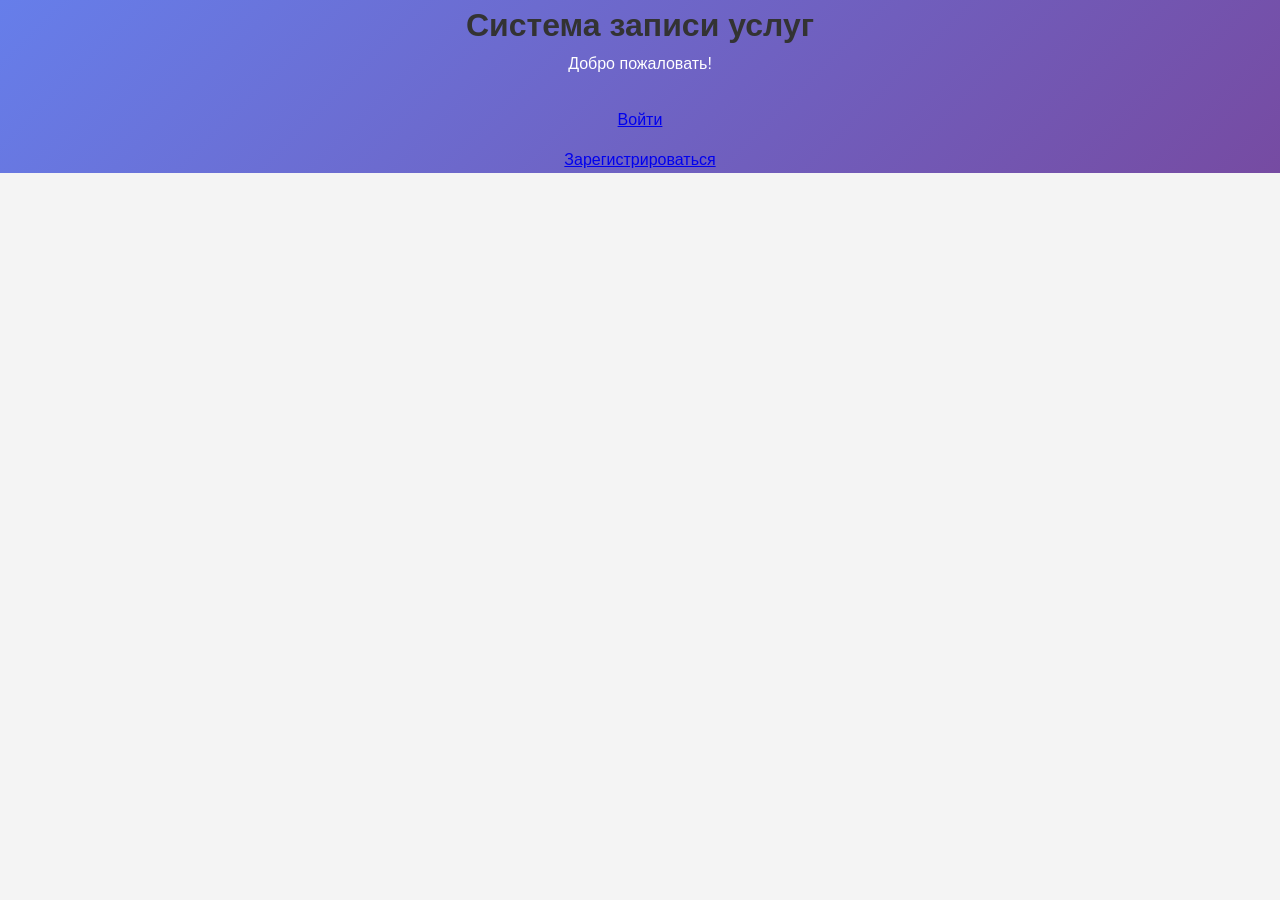
<file: frontend/index.html>
<!DOCTYPE html>
<html lang="ru">
<head>
    <meta charset="UTF-8">
    <meta name="viewport" content="width=device-width, initial-scale=1.0">
    <title>Система записи услуг</title>
    <link rel="stylesheet" href="css/style.css">
</head>
<body>
    <div class="auth-container" style="background: linear-gradient(135deg, #667eea 0%, #764ba2 100%);">
        <div class="auth-card" style="text-align: center;">
            <h1>Система записи услуг</h1>
            <p style="color: white; margin-bottom: 30px;">Добро пожаловать!</p>
            
            <div style="display: flex; flex-direction: column; gap: 15px;">
                <a href="login.html" class="btn btn-primary">Войти</a>
                <a href="register.html" class="btn btn-secondary">Зарегистрироваться</a>
            </div>
        </div>
    </div>
    
    <script>
        // Проверка: если уже залогинен - редирект на dashboard
        const token = localStorage.getItem('access_token');
        if (token) {
            window.location.href = 'dashboard.html';
        }
    </script>
</body>
</html>
</file>
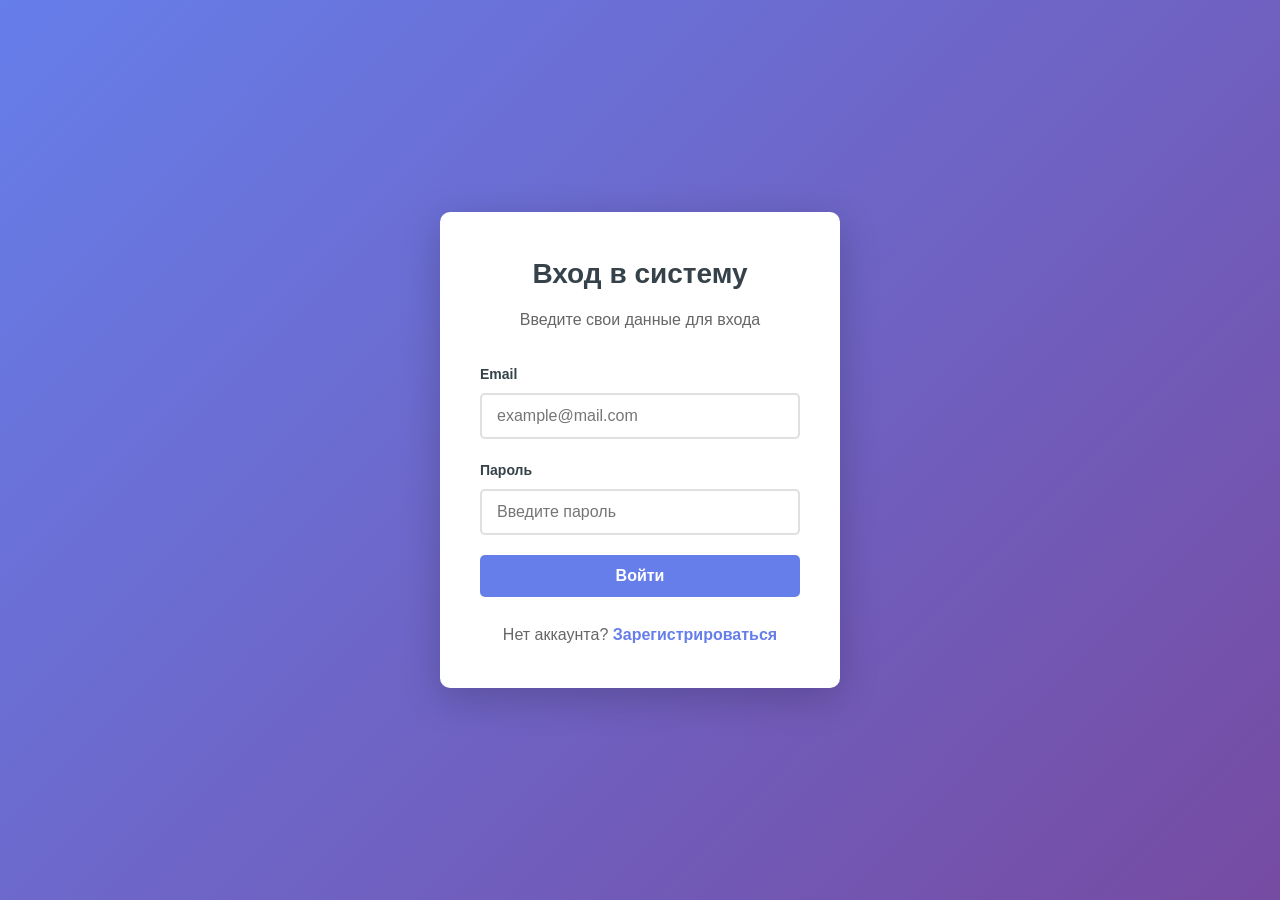
<file: frontend/dashboard.html>
<!DOCTYPE html>
<html lang="ru">
<head>
    <meta charset="UTF-8">
    <meta name="viewport" content="width=device-width, initial-scale=1.0">
    <title>Личный кабинет</title>
    <link rel="stylesheet" href="css/style.css">
    <link rel="stylesheet" href="css/dashboard.css">
</head>
<body>
    <header class="dashboard-header">
        <div class="container">
            <h1>Личный кабинет</h1>
            <div class="user-info">
                <span id="userName">Загрузка...</span>
                <span id="userRole" class="user-role"></span>
                <button id="logoutBtn" class="btn btn-secondary">Выйти</button>
            </div>
        </div>
    </header>

    <main class="container">
        <!-- Секция уведомлений -->
        <section class="dashboard-section">
            <h2>Уведомления</h2>
            <div id="notificationsList" class="notifications-list">
                <p class="loading">Загрузка уведомлений...</p>
            </div>
            <button id="deleteAllBtn" class="btn btn-secondary" style="display: none; background: #e74c3c; color: white;">
                Удалить все уведомления
            </button>
        </section>

        <!-- Секция моих записей -->
        <section class="dashboard-section">
            <h2>Мои записи</h2>
            <div id="appointmentsList" class="appointments-list">
                <p class="loading">Загрузка записей...</p>
            </div>
        </section>

        <!-- Секция доступных услуг (только для обычных пользователей) -->
        <section class="dashboard-section" id="servicesSection">
            <h2>Доступные услуги</h2>
            <div id="servicesList" class="services-list">
                <p class="loading">Загрузка услуг...</p>
            </div>
        </section>

        <!-- Админ панель (только для админов) -->
        <section class="dashboard-section admin-panel" id="adminSection" style="display: none;">
            <h2>Панель администратора</h2>
            <div class="admin-actions">
                <button class="btn btn-primary" onclick="showCreateServiceForm()">
                    Создать услугу
                </button>
            </div>
            <div id="adminServicesList" class="admin-services-list">
                <p class="loading">Загрузка услуг...</p>
            </div>
        </section>
    </main>

    <!-- Модальное окно создания услуги -->
    <div id="createServiceModal" class="modal" style="display: none;">
        <div class="modal-content">
            <span class="modal-close">&times;</span>
            <h2>Создать услугу</h2>
            <form id="createServiceForm">
                <div class="form-group">
                    <label for="serviceName">Название услуги</label>
                    <input type="text" id="serviceName" required>
                </div>
                <div class="form-group">
                    <label for="serviceDuration">Длительность (минуты)</label>
                    <input type="number" id="serviceDuration" min="1" required>
                </div>
                <div class="form-group">
                    <label for="serviceStartTime">Время начала</label>
                    <input type="datetime-local" id="serviceStartTime" required>
                </div>
                <button type="submit" class="btn btn-primary btn-full">Создать</button>
            </form>
        </div>
    </div>

    <!-- Модальное окно изменения времени услуги -->
    <div id="changeTimeModal" class="modal" style="display: none;">
        <div class="modal-content">
            <span class="modal-close">&times;</span>
            <h2>Изменить время услуги</h2>
            <form id="changeTimeForm">
                <input type="hidden" id="changeServiceId">
                <div class="form-group">
                    <label for="newServiceStartTime">Новое время начала</label>
                    <input type="datetime-local" id="newServiceStartTime" required>
                </div>
                <button type="submit" class="btn btn-primary btn-full">Сохранить</button>
            </form>
        </div>
    </div>

    <footer>
        <p>&copy; 2026 Система записи услуг</p>
    </footer>

    <script src="js/dashboard.js"></script>
</body>
</html>
</file>
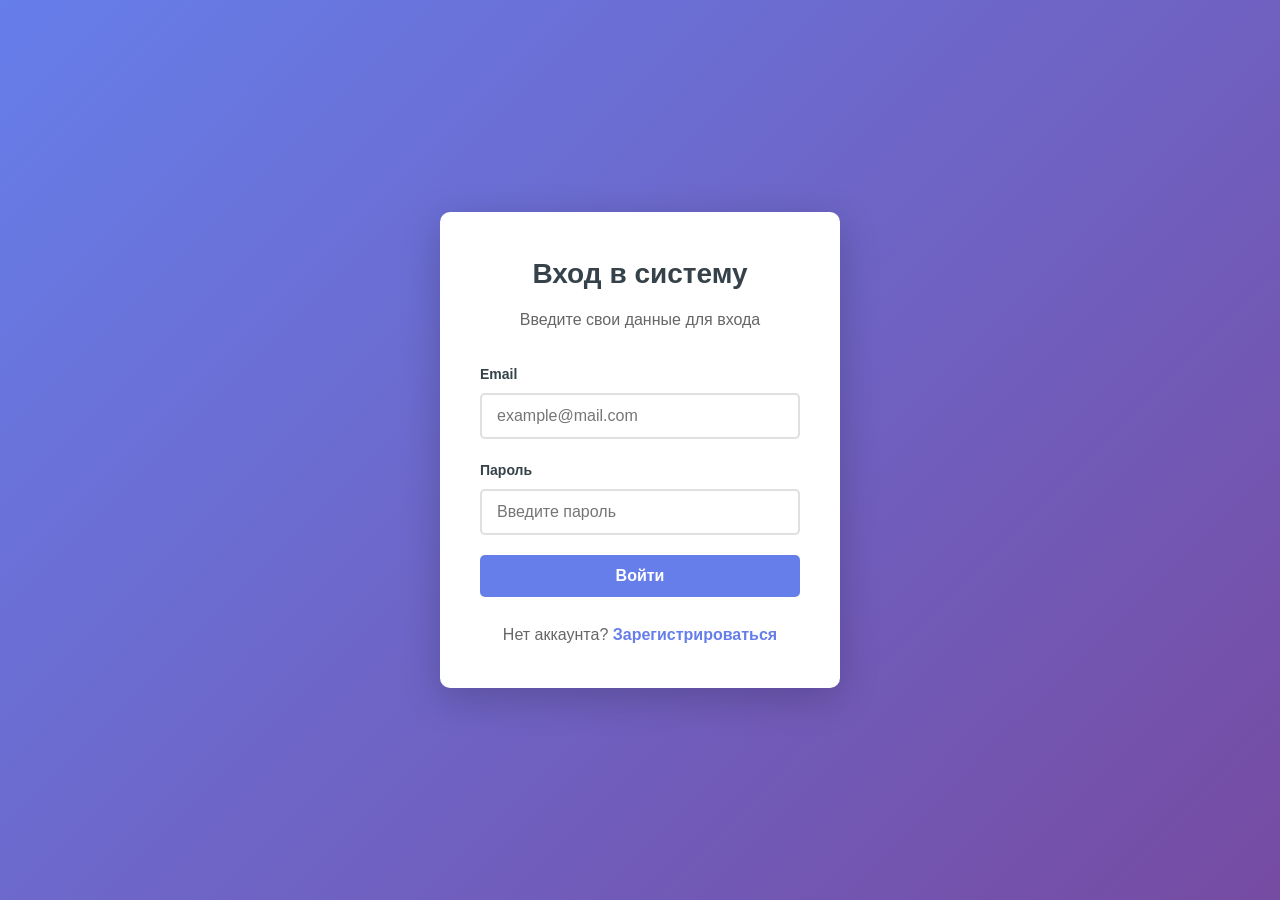
<file: frontend/login.html>
<!DOCTYPE html>
<html lang="ru">
<head>
    <meta charset="UTF-8">
    <meta name="viewport" content="width=device-width, initial-scale=1.0">
    <title>Вход в систему</title>
    <link rel="stylesheet" href="css/style.css">
    <link rel="stylesheet" href="css/auth.css">
</head>
<body>
    <div class="auth-container">
        <div class="auth-card">
            <h1>Вход в систему</h1>
            <p class="auth-subtitle">Введите свои данные для входа</p>
            
            <form id="loginForm" class="auth-form">
                <div class="form-group">
                    <label for="email">Email</label>
                    <input 
                        type="email" 
                        id="email" 
                        name="email" 
                        placeholder="example@mail.com"
                        required
                    >
                </div>
                
                <div class="form-group">
                    <label for="password">Пароль</label>
                    <input 
                        type="password" 
                        id="password" 
                        name="password" 
                        placeholder="Введите пароль"
                        required
                    >
                </div>
                
                <button type="submit" class="btn btn-primary btn-full">
                    Войти
                </button>
            </form>
            
            <div id="errorMessage" class="error-message" style="display: none;"></div>
            
            <p class="auth-footer">
                Нет аккаунта? <a href="register.html">Зарегистрироваться</a>
            </p>
        </div>
    </div>
    
    <script src="js/auth.js"></script>
</body>
</html>
</file>
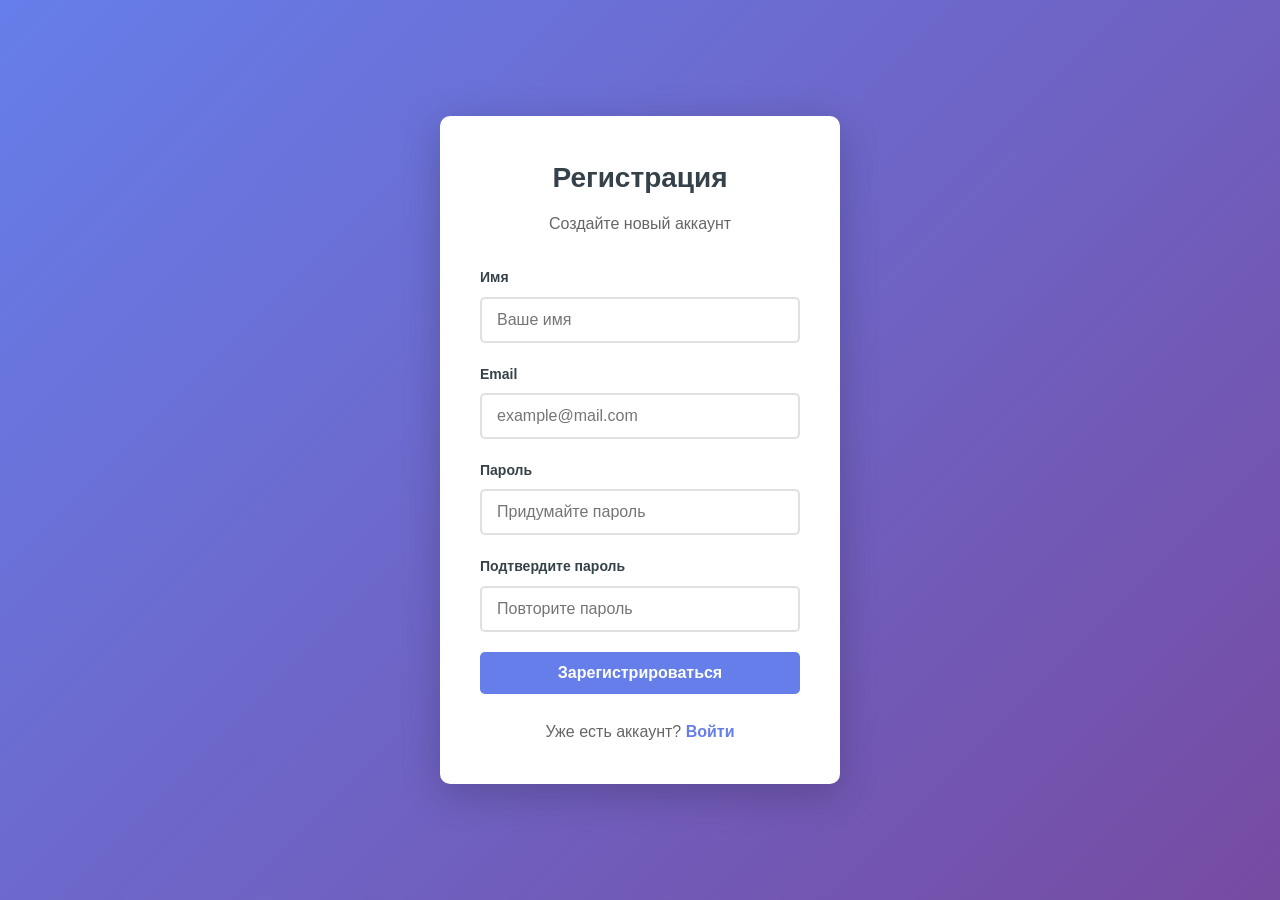
<file: frontend/register.html>
<!DOCTYPE html>
<html lang="ru">
<head>
    <meta charset="UTF-8">
    <meta name="viewport" content="width=device-width, initial-scale=1.0">
    <title>Регистрация</title>
    <link rel="stylesheet" href="css/style.css">
    <link rel="stylesheet" href="css/auth.css">
</head>
<body>
    <div class="auth-container">
        <div class="auth-card">
            <h1>Регистрация</h1>
            <p class="auth-subtitle">Создайте новый аккаунт</p>
            
            <form id="registerForm" class="auth-form">
                <div class="form-group">
                    <label for="name">Имя</label>
                    <input 
                        type="text" 
                        id="name" 
                        name="name" 
                        placeholder="Ваше имя"
                        required
                    >
                </div>
                
                <div class="form-group">
                    <label for="email">Email</label>
                    <input 
                        type="email" 
                        id="email" 
                        name="email" 
                        placeholder="example@mail.com"
                        required
                    >
                </div>
                
                <div class="form-group">
                    <label for="password">Пароль</label>
                    <input 
                        type="password" 
                        id="password" 
                        name="password" 
                        placeholder="Придумайте пароль"
                        minlength="6"
                        required
                    >
                </div>
                
                <div class="form-group">
                    <label for="confirmPassword">Подтвердите пароль</label>
                    <input 
                        type="password" 
                        id="confirmPassword" 
                        name="confirmPassword" 
                        placeholder="Повторите пароль"
                        minlength="6"
                        required
                    >
                </div>
                
                <button type="submit" class="btn btn-primary btn-full">
                    Зарегистрироваться
                </button>
            </form>
            
            <div id="errorMessage" class="error-message" style="display: none;"></div>
            
            <p class="auth-footer">
                Уже есть аккаунт? <a href="login.html">Войти</a>
            </p>
        </div>
    </div>
    
    <script src="js/auth.js"></script>
</body>
</html>
</file>
<file: frontend/css/style.css>
/* Базовые стили */
* {
    margin: 0;
    padding: 0;
    box-sizing: border-box;
}

body {
    font-family: Arial, sans-serif;
    line-height: 1.6;
    color: #333;
    background-color: #f4f4f4;
}

/* Header */
header {
    background: #35424a;
    color: #ffffff;
    padding: 20px 0;
    text-align: center;
}

header h1 {
    margin-bottom: 10px;
}

nav a {
    color: #ffffff;
    text-decoration: none;
    margin: 0 15px;
    padding: 5px 10px;
}

nav a:hover {
    background: #222;
    border-radius: 5px;
}

/* Main content */
main {
    max-width: 1200px;
    margin: 20px auto;
    padding: 0 20px;
}

section {
    background: #ffffff;
    padding: 20px;
    margin-bottom: 20px;
    border-radius: 5px;
    box-shadow: 0 2px 5px rgba(0,0,0,0.1);
}

section h2 {
    margin-bottom: 15px;
    color: #35424a;
    border-bottom: 2px solid #35424a;
    padding-bottom: 10px;
}

/* Footer */
footer {
    text-align: center;
    padding: 20px;
    background: #35424a;
    color: #ffffff;
    margin-top: 20px;
}

/* Utility classes */
.loading {
    color: #666;
    font-style: italic;
}

.error {
    color: #d32f2f;
}

.success {
    color: #388e3c;
}
</file>
<file: frontend/css/dashboard.css>
/* Dashboard styles */
.dashboard-header {
    background: #35424a;
    color: #ffffff;
    padding: 20px 0;
    box-shadow: 0 2px 10px rgba(0, 0, 0, 0.1);
}

.dashboard-header .container {
    display: flex;
    justify-content: space-between;
    align-items: center;
    flex-wrap: wrap;
    gap: 15px;
}

.dashboard-header h1 {
    margin: 0;
    font-size: 24px;
}

.user-info {
    display: flex;
    align-items: center;
    gap: 15px;
}

.user-role {
    background: #667eea;
    padding: 5px 12px;
    border-radius: 20px;
    font-size: 12px;
    text-transform: uppercase;
    font-weight: 600;
}

.user-role.admin {
    background: #e74c3c;
}

.container {
    max-width: 1200px;
    margin: 0 auto;
    padding: 0 20px;
}

.dashboard-section {
    background: #ffffff;
    padding: 25px;
    margin: 20px 0;
    border-radius: 10px;
    box-shadow: 0 2px 10px rgba(0, 0, 0, 0.1);
}

.dashboard-section h2 {
    color: #35424a;
    margin-bottom: 20px;
    padding-bottom: 10px;
    border-bottom: 2px solid #e0e0e0;
}

/* Notifications list */
.notifications-list {
    display: flex;
    flex-direction: column;
    gap: 10px;
}

.notification-item {
    padding: 15px;
    border-radius: 5px;
    border-left: 4px solid #667eea;
    background: #f8f9fa;
    display: flex;
    justify-content: space-between;
    align-items: center;
    gap: 15px;
}

.notification-item.unread {
    background: #e8f4fd;
    border-left-color: #2196f3;
}

.notification-item .notification-content {
    flex: 1;
}

.notification-item .message {
    color: #35424a;
    margin-bottom: 5px;
}

.notification-item .time {
    color: #999;
    font-size: 12px;
}

.notification-item .btn-delete {
    background: #e74c3c;
    color: white;
    border: none;
    border-radius: 50%;
    width: 30px;
    height: 30px;
    cursor: pointer;
    display: flex;
    align-items: center;
    justify-content: center;
    font-size: 16px;
    flex-shrink: 0;
    transition: background 0.3s;
}

.notification-item .btn-delete:hover {
    background: #c0392b;
}

/* Appointments list */
.appointments-list {
    display: grid;
    grid-template-columns: repeat(auto-fill, minmax(300px, 1fr));
    gap: 15px;
}

.appointment-card {
    padding: 20px;
    border-radius: 8px;
    border: 1px solid #e0e0e0;
    background: #ffffff;
}

.appointment-card h3 {
    color: #35424a;
    margin-bottom: 10px;
}

.appointment-card .status {
    display: inline-block;
    padding: 4px 10px;
    border-radius: 12px;
    font-size: 12px;
    font-weight: 600;
    text-transform: uppercase;
}

.appointment-card .status.upcoming {
    background: #e3f2fd;
    color: #1976d2;
}

.appointment-card .status.ongoing {
    background: #e8f5e9;
    color: #388e3c;
}

.appointment-card .info {
    margin-top: 10px;
    color: #666;
    font-size: 14px;
}

/* Services list */
.services-list {
    display: grid;
    grid-template-columns: repeat(auto-fill, minmax(280px, 1fr));
    gap: 15px;
}

.service-card {
    padding: 20px;
    border-radius: 8px;
    border: 1px solid #e0e0e0;
    background: #ffffff;
    transition: box-shadow 0.3s;
}

.service-card:hover {
    box-shadow: 0 4px 15px rgba(0, 0, 0, 0.1);
}

.service-card h3 {
    color: #35424a;
    margin-bottom: 10px;
}

.service-card .info {
    color: #666;
    font-size: 14px;
    margin-bottom: 15px;
}

.service-card .booked {
    color: #999;
    font-size: 12px;
    margin-bottom: 15px;
}

/* Admin panel */
.admin-panel {
    border: 2px solid #e74c3c;
}

.admin-actions {
    margin-bottom: 20px;
}

.admin-services-list {
    display: flex;
    flex-direction: column;
    gap: 10px;
}

.admin-service-item {
    padding: 15px;
    background: #f8f9fa;
    border-radius: 5px;
    display: flex;
    justify-content: space-between;
    align-items: center;
}

.admin-service-item .service-info {
    flex: 1;
}

.admin-service-item .service-actions {
    display: flex;
    gap: 10px;
}

/* Modal */
.modal {
    position: fixed;
    top: 0;
    left: 0;
    width: 100%;
    height: 100%;
    background: rgba(0, 0, 0, 0.5);
    display: flex;
    align-items: center;
    justify-content: center;
    z-index: 1000;
}

.modal-content {
    background: #ffffff;
    padding: 30px;
    border-radius: 10px;
    width: 100%;
    max-width: 400px;
    position: relative;
}

.modal-close {
    position: absolute;
    top: 15px;
    right: 15px;
    font-size: 24px;
    cursor: pointer;
    color: #999;
}

.modal-close:hover {
    color: #35424a;
}

/* Loading state */
.loading {
    color: #999;
    font-style: italic;
    text-align: center;
    padding: 20px;
}

/* Footer */
footer {
    text-align: center;
    padding: 20px;
    background: #35424a;
    color: #ffffff;
    margin-top: 40px;
}

/* Адаптив */
@media (max-width: 768px) {
    .dashboard-header .container {
        flex-direction: column;
        text-align: center;
    }
    
    .user-info {
        flex-direction: column;
        gap: 10px;
    }
    
    .appointments-list,
    .services-list {
        grid-template-columns: 1fr;
    }
    
    .admin-service-item {
        flex-direction: column;
        gap: 10px;
        text-align: center;
    }
}
</file>
<file: frontend/css/auth.css>
/* Auth pages styles */
.auth-container {
    min-height: 100vh;
    display: flex;
    align-items: center;
    justify-content: center;
    background: linear-gradient(135deg, #667eea 0%, #764ba2 100%);
    padding: 20px;
}

.auth-card {
    background: #ffffff;
    border-radius: 10px;
    box-shadow: 0 10px 40px rgba(0, 0, 0, 0.2);
    padding: 40px;
    width: 100%;
    max-width: 400px;
}

.auth-card h1 {
    color: #35424a;
    margin-bottom: 10px;
    text-align: center;
    font-size: 28px;
}

.auth-subtitle {
    color: #666;
    text-align: center;
    margin-bottom: 30px;
}

.auth-form {
    display: flex;
    flex-direction: column;
    gap: 20px;
}

.form-group {
    display: flex;
    flex-direction: column;
    gap: 8px;
}

.form-group label {
    font-weight: 600;
    color: #35424a;
    font-size: 14px;
}

.form-group input {
    padding: 12px 15px;
    border: 2px solid #e0e0e0;
    border-radius: 5px;
    font-size: 16px;
    transition: border-color 0.3s;
}

.form-group input:focus {
    outline: none;
    border-color: #667eea;
}

.btn {
    padding: 12px 24px;
    border: none;
    border-radius: 5px;
    font-size: 16px;
    font-weight: 600;
    cursor: pointer;
    transition: all 0.3s;
}

.btn-primary {
    background: #667eea;
    color: #ffffff;
}

.btn-primary:hover {
    background: #5568d3;
}

.btn-secondary {
    background: #e0e0e0;
    color: #35424a;
}

.btn-secondary:hover {
    background: #d0d0d0;
}

.btn-full {
    width: 100%;
}

.error-message {
    background: #ffe6e6;
    color: #d32f2f;
    padding: 12px;
    border-radius: 5px;
    margin-top: 15px;
    text-align: center;
}

.auth-footer {
    text-align: center;
    margin-top: 25px;
    color: #666;
}

.auth-footer a {
    color: #667eea;
    text-decoration: none;
    font-weight: 600;
}

.auth-footer a:hover {
    text-decoration: underline;
}

/* Адаптив */
@media (max-width: 480px) {
    .auth-card {
        padding: 30px 20px;
    }
    
    .auth-card h1 {
        font-size: 24px;
    }
}
</file>
